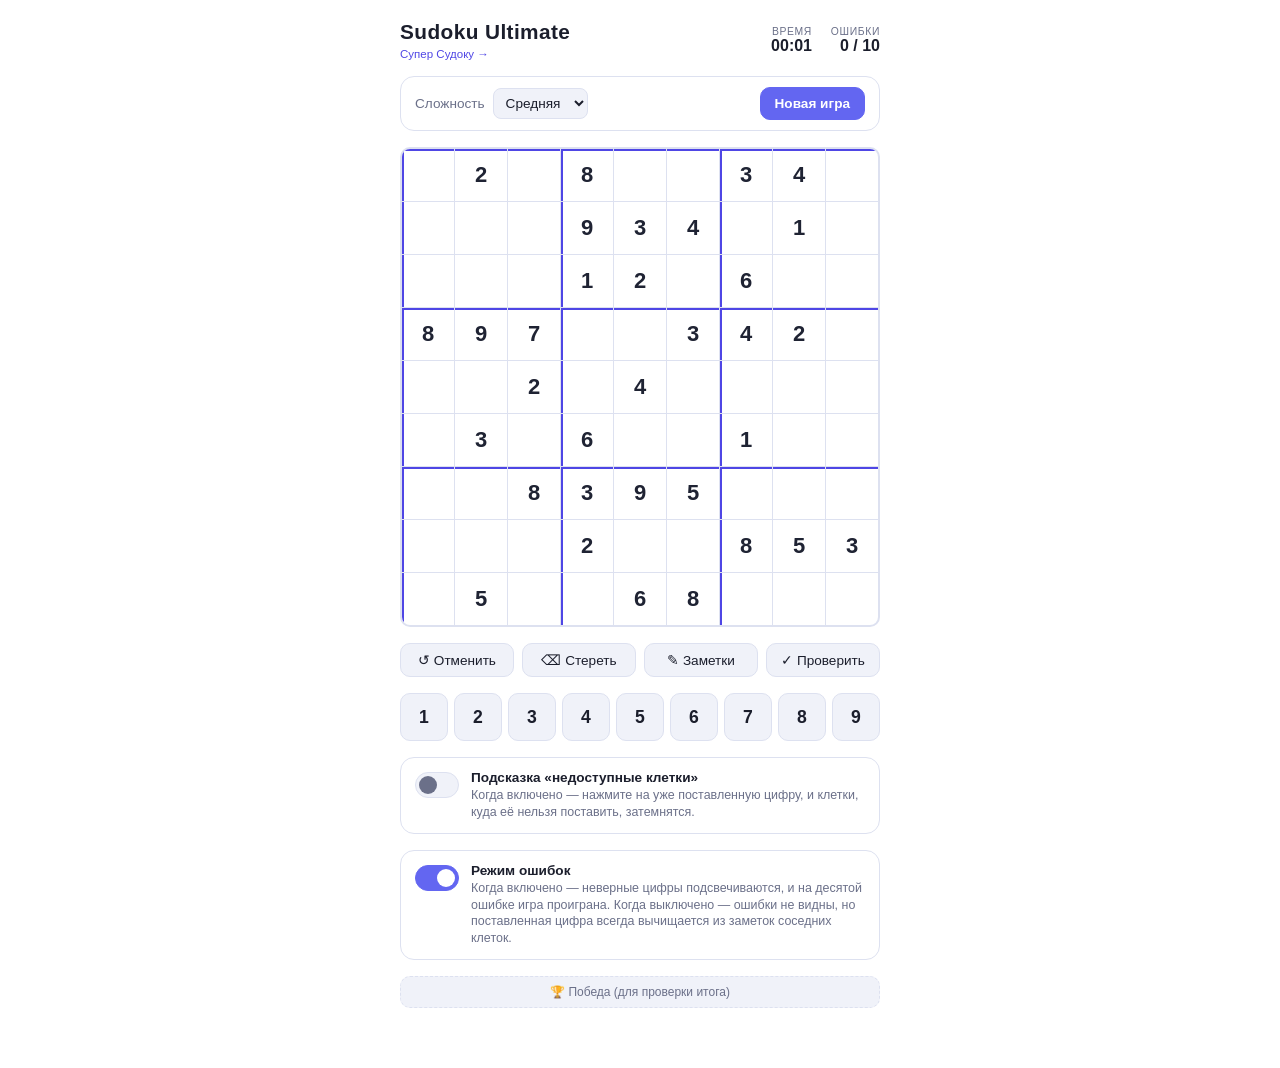
<file: index.html>
<!DOCTYPE html>
<html lang="ru">
<head>
<meta charset="UTF-8" />
<meta name="viewport" content="width=device-width, initial-scale=1.0, viewport-fit=cover" />
<title>Sudoku Ultimate</title>
<meta name="description" content="Классическая игра судоку с подсказками, заметками и таймером." />
<link rel="icon" href="data:image/svg+xml,<svg xmlns=%22http://www.w3.org/2000/svg%22 viewBox=%220 0 100 100%22><rect width=%22100%22 height=%22100%22 rx=%2218%22 fill=%22%236366f1%22/><text x=%2250%22 y=%2268%22 font-size=%2260%22 text-anchor=%22middle%22 fill=%22white%22 font-family=%22sans-serif%22>9</text></svg>" />
<link rel="stylesheet" href="css/style.css" />
</head>
<body>
<div class="app">
  <header class="topbar">
    <div class="title-row">
      <h1>Sudoku Ultimate</h1>
      <a class="nav-link" href="super.html">Супер Судоку →</a>
    </div>
    <div class="stats">
      <div class="stat">
        <span class="stat-label">Время</span>
        <span id="timer" class="stat-value">00:00</span>
      </div>
      <div class="stat" id="mistakes-stat">
        <span class="stat-label">Ошибки</span>
        <span id="mistakes" class="stat-value">0 / 10</span>
      </div>
    </div>
  </header>

  <div class="controls">
    <label class="field">
      <span>Сложность</span>
      <select id="difficulty">
        <option value="easy">Лёгкая</option>
        <option value="medium" selected>Средняя</option>
        <option value="hard">Сложная</option>
        <option value="expert">Эксперт</option>
      </select>
    </label>
    <button id="new-game" class="btn primary">Новая игра</button>
  </div>

  <main class="board" id="board" role="grid" aria-label="Игровое поле судоку"></main>

  <div class="toolbar">
    <button id="undo" class="btn" title="Отменить">↺ Отменить</button>
    <button id="erase" class="btn" title="Стереть">⌫ Стереть</button>
    <button id="notes-toggle" class="btn" title="Режим заметок">✎ Заметки</button>
    <button id="check" class="btn" title="Проверить судоку">✓ Проверить</button>
  </div>

  <div id="numpad" class="numpad"></div>

  <div class="hint-panel">
    <label class="switch">
      <input type="checkbox" id="hint-toggle" />
      <span class="slider"></span>
    </label>
    <div class="hint-text">
      <strong>Подсказка «недоступные клетки»</strong>
      <p>Когда включено — нажмите на уже поставленную цифру, и клетки, куда её нельзя поставить, затемнятся.</p>
    </div>
  </div>

  <div class="hint-panel">
    <label class="switch">
      <input type="checkbox" id="error-toggle" checked />
      <span class="slider"></span>
    </label>
    <div class="hint-text">
      <strong>Режим ошибок</strong>
      <p>Когда включено — неверные цифры подсвечиваются, и на десятой ошибке игра проиграна. Когда выключено — ошибки не видны, но поставленная цифра всегда вычищается из заметок соседних клеток.</p>
    </div>
  </div>

  <div class="debug-row">
    <button id="force-win" class="btn debug-btn" type="button">🏆 Победа (для проверки итога)</button>
  </div>
</div>

<div id="win-modal" class="modal">
  <canvas id="fireworks" class="fireworks"></canvas>
  <div class="modal-card">
    <h2>Поздравляем! 🎉</h2>
    <p>Судоку решено верно.</p>
    <p>Время: <span id="win-time"></span></p>
    <button id="play-again" class="btn primary">Играть ещё раз</button>
  </div>
</div>

<div id="lose-modal" class="modal">
  <div class="modal-card">
    <h2>Игра окончена</h2>
    <p>Набралось 10 ошибок.</p>
    <p>Время: <span id="lose-time"></span></p>
    <button id="try-again" class="btn primary">Новая игра</button>
  </div>
</div>

<script type="module" src="js/main.js"></script>
</body>
</html>
</file>
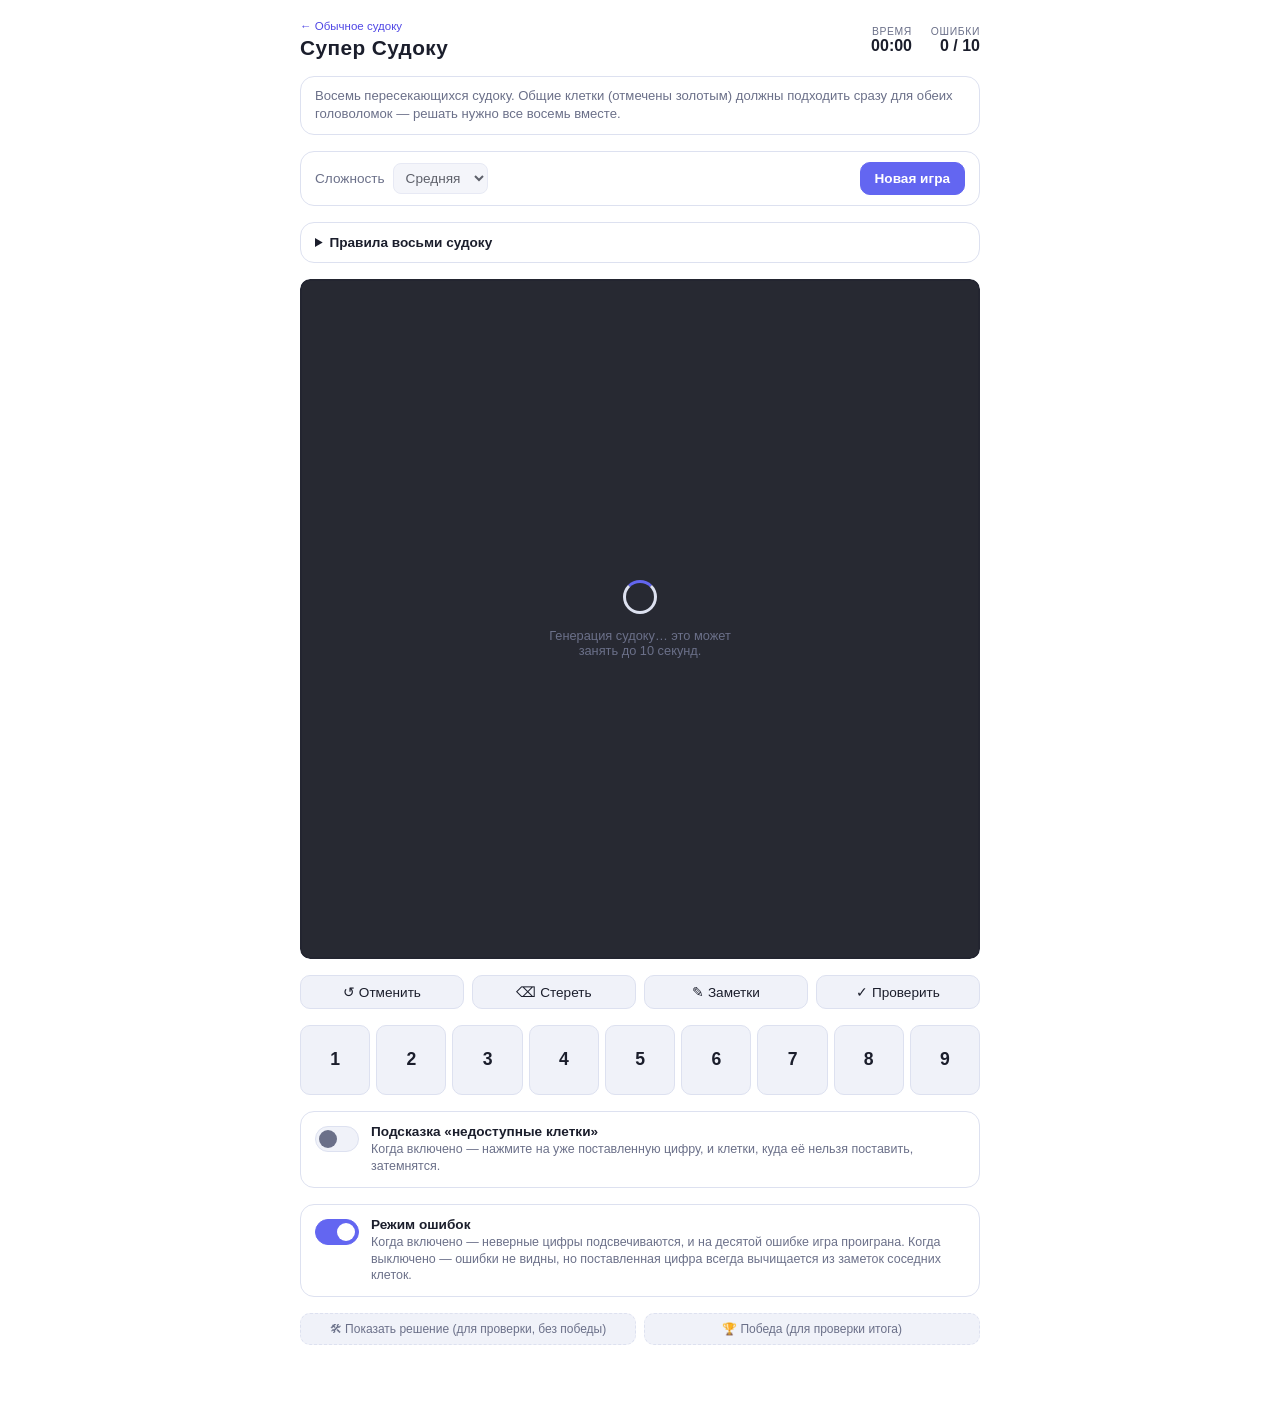
<file: super.html>
<!DOCTYPE html>
<html lang="ru">
<head>
<meta charset="UTF-8" />
<meta name="viewport" content="width=device-width, initial-scale=1.0, viewport-fit=cover" />
<title>Супер Судоку</title>
<meta name="description" content="Восемь пересекающихся судоку-вариантов в одной головоломке." />
<link rel="icon" href="data:image/svg+xml,<svg xmlns=%22http://www.w3.org/2000/svg%22 viewBox=%220 0 100 100%22><rect width=%22100%22 height=%22100%22 rx=%2218%22 fill=%22%236366f1%22/><text x=%2250%22 y=%2268%22 font-size=%2260%22 text-anchor=%22middle%22 fill=%22white%22 font-family=%22sans-serif%22>9</text></svg>" />
<link rel="stylesheet" href="css/style.css" />
<link rel="stylesheet" href="css/super.css" />
</head>
<body>
<div class="app super-app">
  <header class="topbar">
    <div class="title-row">
      <a class="nav-link" href="index.html">← Обычное судоку</a>
      <h1>Супер Судоку</h1>
    </div>
    <div class="stats">
      <div class="stat">
        <span class="stat-label">Время</span>
        <span id="timer" class="stat-value">00:00</span>
      </div>
      <div class="stat" id="mistakes-stat">
        <span class="stat-label">Ошибки</span>
        <span id="mistakes" class="stat-value">0 / 10</span>
      </div>
    </div>
  </header>

  <p class="super-intro">
    Восемь пересекающихся судоку. Общие клетки (отмечены золотым) должны подходить
    сразу для обеих головоломок — решать нужно все восемь вместе.
  </p>

  <div class="controls">
    <label class="field">
      <span>Сложность</span>
      <select id="difficulty">
        <option value="easy">Лёгкая</option>
        <option value="medium" selected>Средняя</option>
        <option value="hard">Сложная</option>
        <option value="expert">Эксперт</option>
      </select>
    </label>
    <button id="new-game" class="btn primary">Новая игра</button>
  </div>

  <details class="legend">
    <summary>Правила восьми судоку</summary>
    <ul id="legend-list"></ul>
  </details>

  <div class="board-wrap">
    <main class="super-board" id="board" role="grid" aria-label="Игровое поле супер судоку"></main>
    <div id="loading" class="loading-overlay">
      <div class="spinner"></div>
      <p id="loading-text">Генерация судоку…</p>
    </div>
  </div>

  <div class="toolbar">
    <button id="undo" class="btn" title="Отменить">↺ Отменить</button>
    <button id="erase" class="btn" title="Стереть">⌫ Стереть</button>
    <button id="notes-toggle" class="btn" title="Режим заметок">✎ Заметки</button>
    <button id="check" class="btn" title="Проверить судоку">✓ Проверить</button>
  </div>

  <div id="numpad" class="numpad"></div>

  <div class="hint-panel">
    <label class="switch">
      <input type="checkbox" id="hint-toggle" />
      <span class="slider"></span>
    </label>
    <div class="hint-text">
      <strong>Подсказка «недоступные клетки»</strong>
      <p>Когда включено — нажмите на уже поставленную цифру, и клетки, куда её нельзя поставить, затемнятся.</p>
    </div>
  </div>

  <div class="hint-panel">
    <label class="switch">
      <input type="checkbox" id="error-toggle" checked />
      <span class="slider"></span>
    </label>
    <div class="hint-text">
      <strong>Режим ошибок</strong>
      <p>Когда включено — неверные цифры подсвечиваются, и на десятой ошибке игра проиграна. Когда выключено — ошибки не видны, но поставленная цифра всегда вычищается из заметок соседних клеток.</p>
    </div>
  </div>

  <div class="debug-row">
    <button id="reveal-solution" class="btn debug-btn" type="button">🛠 Показать решение (для проверки, без победы)</button>
    <button id="force-win" class="btn debug-btn" type="button">🏆 Победа (для проверки итога)</button>
  </div>
</div>

<div id="win-modal" class="modal">
  <canvas id="fireworks" class="fireworks"></canvas>
  <div class="modal-card">
    <h2>Невероятно! 🎉</h2>
    <p>Все восемь судоку решены верно.</p>
    <p>Время: <span id="win-time"></span></p>
    <button id="play-again" class="btn primary">Играть ещё раз</button>
  </div>
</div>

<div id="lose-modal" class="modal">
  <div class="modal-card">
    <h2>Игра окончена</h2>
    <p>Набралось 10 ошибок.</p>
    <p>Время: <span id="lose-time"></span></p>
    <button id="try-again" class="btn primary">Новая игра</button>
  </div>
</div>

<script type="module" src="js/super-main.js"></script>
</body>
</html>
</file>
<file: css/style.css>
:root {
  --bg: #ffffff;
  --panel: #ffffff;
  --panel-2: #f0f2f9;
  --border: #dde1f0;
  --text: #1b1e2c;
  --text-dim: #6b7089;
  --accent: #6366f1;
  --accent-2: #4f46e5;
  --given: #1f2333;
  --error: #dc2626;
  --peer: #eef0fb;
  --selected: #c7d2fe;
  --same-value: #dde3fb;
  --lens-source: #d97706;
  --success: #16a34a;
  --radius: 14px;
}

* {
  box-sizing: border-box;
}

body {
  margin: 0;
  min-height: 100vh;
  background: var(--bg);
  color: var(--text);
  font-family: 'Segoe UI', Roboto, Helvetica, Arial, sans-serif;
  display: flex;
  justify-content: center;
  padding: 20px 12px 60px;
}

.app {
  width: 100%;
  max-width: 480px;
  display: flex;
  flex-direction: column;
  gap: 16px;
}

.topbar {
  display: flex;
  align-items: center;
  justify-content: space-between;
  gap: 12px;
}

.topbar h1 {
  font-size: 1.3rem;
  margin: 0;
  letter-spacing: 0.02em;
}

.title-row {
  display: flex;
  flex-direction: column;
  gap: 4px;
}

.nav-link {
  font-size: 0.72rem;
  color: var(--accent-2);
  text-decoration: none;
}

.nav-link:hover {
  text-decoration: underline;
}

.stats {
  display: flex;
  gap: 14px;
}

.stat {
  display: flex;
  flex-direction: column;
  align-items: flex-end;
  min-width: 54px;
}

/* display above would otherwise win over the hidden attribute. */
.stat[hidden] {
  display: none;
}

.stat-label {
  font-size: 0.65rem;
  color: var(--text-dim);
  text-transform: uppercase;
  letter-spacing: 0.06em;
}

.stat-value {
  font-variant-numeric: tabular-nums;
  font-weight: 600;
}

.controls {
  display: flex;
  align-items: center;
  justify-content: space-between;
  gap: 10px;
  background: var(--panel);
  border: 1px solid var(--border);
  border-radius: var(--radius);
  padding: 10px 14px;
}

.field {
  display: flex;
  align-items: center;
  gap: 8px;
  font-size: 0.85rem;
  color: var(--text-dim);
}

.field select {
  background: var(--panel-2);
  color: var(--text);
  border: 1px solid var(--border);
  border-radius: 8px;
  padding: 6px 8px;
  font-size: 0.85rem;
}

.btn {
  background: var(--panel-2);
  color: var(--text);
  border: 1px solid var(--border);
  border-radius: 10px;
  padding: 8px 14px;
  font-size: 0.85rem;
  cursor: pointer;
  transition: background 0.15s, transform 0.1s;
}

.btn:hover {
  background: #e4e7f6;
}

.btn:active {
  transform: scale(0.97);
}

.btn.primary {
  background: var(--accent);
  border-color: var(--accent);
  color: white;
  font-weight: 600;
}

.btn.primary:hover {
  background: var(--accent-2);
}

.btn.active {
  background: var(--accent);
  border-color: var(--accent);
  color: white;
}

.board {
  display: grid;
  grid-template-columns: repeat(9, 1fr);
  grid-template-rows: repeat(9, 1fr);
  aspect-ratio: 1 / 1;
  width: 100%;
  background: var(--border);
  border: 2px solid var(--border);
  border-radius: 10px;
  overflow: hidden;
  gap: 1px;
}

.cell {
  position: relative;
  background: var(--panel);
  border: none;
  color: var(--text);
  font-size: clamp(16px, 4.2vw, 22px);
  display: flex;
  align-items: center;
  justify-content: center;
  cursor: pointer;
  padding: 0;
  transition: background 0.12s;
}

.cell.box-left {
  box-shadow: inset 2px 0 0 var(--accent-2);
}
.cell.box-top {
  box-shadow: inset 0 2px 0 var(--accent-2);
}
.cell.box-left.box-top {
  box-shadow: inset 2px 0 0 var(--accent-2), inset 0 2px 0 var(--accent-2);
}

.cell.peer {
  background: var(--peer);
}

.cell.selected {
  background: var(--selected);
  outline: 3px solid var(--accent);
  outline-offset: -3px;
  z-index: 3;
}

.cell.same-value {
  background: var(--same-value);
}

.cell.given .value {
  color: var(--given);
  font-weight: 600;
}

.cell:not(.given) .value {
  color: var(--accent-2);
  font-weight: 600;
}

.cell.error .value {
  color: var(--error);
}

.cell.dimmed {
  filter: brightness(0.35) saturate(0.6);
}

.cell.lens-source {
  box-shadow: inset 0 0 0 2px var(--lens-source);
}

.notes {
  display: grid;
  grid-template-columns: repeat(3, 1fr);
  grid-template-rows: repeat(3, 1fr);
  width: 90%;
  height: 90%;
}

.notes span {
  font-size: clamp(8px, 1.7vw, 10px);
  color: var(--text-dim);
  display: flex;
  align-items: center;
  justify-content: center;
}

.toolbar {
  display: flex;
  gap: 8px;
}

.toolbar .btn {
  flex: 1;
}

/* Shared by both boards; the super board is not the only one with debug aids. */
.debug-row {
  display: flex;
  gap: 8px;
}

.debug-btn {
  flex: 1;
  border-style: dashed;
  color: var(--text-dim);
  font-size: 0.75rem;
}

/* "Check": what is still missing when the board looks finished but isn't. */
.cell.check-empty {
  outline: 2px solid var(--error);
  outline-offset: -2px;
  z-index: 4;
}


.numpad {
  display: grid;
  grid-template-columns: repeat(9, 1fr);
  gap: 6px;
}

.num-btn {
  aspect-ratio: 1 / 1;
  background: var(--panel-2);
  border: 1px solid var(--border);
  border-radius: 10px;
  color: var(--text);
  font-size: 1.1rem;
  font-weight: 600;
  cursor: pointer;
}

.num-btn:hover {
  background: #e4e7f6;
}

.num-btn.disabled {
  opacity: 0.3;
  pointer-events: none;
}

.hint-panel {
  display: flex;
  gap: 12px;
  align-items: flex-start;
  background: var(--panel);
  border: 1px solid var(--border);
  border-radius: var(--radius);
  padding: 12px 14px;
}

.hint-text strong {
  display: block;
  font-size: 0.85rem;
  margin-bottom: 2px;
}

.hint-text p {
  margin: 0;
  font-size: 0.78rem;
  color: var(--text-dim);
  line-height: 1.35;
}

.switch {
  position: relative;
  display: inline-block;
  width: 44px;
  height: 26px;
  flex-shrink: 0;
  margin-top: 2px;
}

.switch input {
  opacity: 0;
  width: 0;
  height: 0;
}

.slider {
  position: absolute;
  inset: 0;
  background: var(--panel-2);
  border: 1px solid var(--border);
  border-radius: 999px;
  cursor: pointer;
  transition: background 0.15s;
}

.slider::before {
  content: '';
  position: absolute;
  height: 18px;
  width: 18px;
  left: 3px;
  top: 3px;
  background: var(--text-dim);
  border-radius: 50%;
  transition: transform 0.15s, background 0.15s;
}

.switch input:checked + .slider {
  background: var(--accent);
  border-color: var(--accent);
}

.switch input:checked + .slider::before {
  transform: translateX(18px);
  background: white;
}

.modal {
  position: fixed;
  inset: 0;
  background: rgba(4, 5, 12, 0.7);
  display: none;
  align-items: center;
  justify-content: center;
  padding: 20px;
  z-index: 10;
}

.modal.open {
  display: flex;
}

/* Fills the modal so the burst plays over the backdrop; the card sits above it
   via its own z-index, keeping the text readable. */
.fireworks {
  position: absolute;
  inset: 0;
  width: 100%;
  height: 100%;
  pointer-events: none;
}

.modal-card {
  position: relative;
  z-index: 1;
  background: var(--panel);
  border: 1px solid var(--border);
  border-radius: var(--radius);
  padding: 24px;
  max-width: 340px;
  width: 100%;
  text-align: center;
}

.modal-card h2 {
  margin-top: 0;
}

.modal-card .btn {
  margin-top: 12px;
  width: 100%;
}

@media (max-width: 380px) {
  .topbar h1 {
    font-size: 1.1rem;
  }
}
</file>
<file: css/super.css>
.super-app {
  max-width: 680px;
}

.super-intro {
  margin: 0;
  font-size: 0.82rem;
  color: var(--text-dim);
  line-height: 1.4;
  background: var(--panel);
  border: 1px solid var(--border);
  border-radius: var(--radius);
  padding: 10px 14px;
}

.legend {
  background: var(--panel);
  border: 1px solid var(--border);
  border-radius: var(--radius);
  padding: 8px 14px;
}

.legend summary {
  cursor: pointer;
  font-size: 0.85rem;
  font-weight: 600;
  padding: 4px 0;
}

.legend ul {
  list-style: none;
  margin: 8px 0 4px;
  padding: 0;
  display: flex;
  flex-direction: column;
  gap: 8px;
}

.legend li {
  display: flex;
  gap: 8px;
  align-items: flex-start;
  font-size: 0.78rem;
  color: var(--text-dim);
  line-height: 1.35;
}

.legend-swatch {
  width: 14px;
  height: 14px;
  border-radius: 4px;
  margin-top: 2px;
  flex-shrink: 0;
  border: 1px solid var(--border);
}

.board-wrap {
  position: relative;
  width: 100%;
  overflow-x: auto;
  border-radius: 10px;
}

.super-board {
  display: grid;
  gap: 0;
  /* The SVG overlays use inset: 0, so they need this to resolve against the
     board's padding box. Without it they stretched over .board-wrap and spread
     the same column count across the 2px border too, drifting off the cells. */
  position: relative;
  background: white;
  border: 2px solid var(--border);
  border-radius: 10px;
  width: 100%;
  min-width: 620px;
  aspect-ratio: 1 / 1;
  overflow: hidden;
  isolation: isolate;
}

.scell {
  font-size: clamp(9px, 1.8vw, 13px);
  position: relative;
  aspect-ratio: 1 / 1;
  box-sizing: border-box;
  /* Comparison signs and bridge markers straddle the line between two cells, so
     clipping here cut every one of them in half. Cell borders, which this was
     added for, are drawn by the SVG overlay now. */
  overflow: visible;
  padding: 0;
  margin: 0;
}

.scell .notes span {
  font-size: clamp(5px, 1vw, 6.5px);
}

/* The shared .cell.dimmed rule (style.css) uses a filter, which would darken
   a cell's own color instead of layering a translucent gray on top of it as
   the hint overlay is drawn here (see render()'s backgroundImage). */
.scell.dimmed {
  filter: none;
}

/* LAYER_Z.content in super-main.js: everything a cell shows sits above the
   lines, diagonals and region patches drawn over the cell fills. */
.scell .value,
.scell .notes,
.cage-badge {
  position: relative;
  z-index: 6;
}

.cage-badge {
  position: absolute;
  top: 1px;
  left: 1px;
  /* Two-digit sums share a ~20px cell with the centred digit, which paints over
     them, so they stay small and tucked into the corner. */
  font-size: clamp(5px, 0.95vw, 7px);
  font-weight: 500;
  color: #6b7280;
  line-height: 1;
  letter-spacing: -0.03em;
  pointer-events: none;
}

/* Above every overlay, so the check outline is not cut by a grid line. */
.scell.check-empty {
  z-index: 7;
}

.edge-marker {
  position: absolute;
  pointer-events: none;
  /* LAYER_Z.marker in super-main.js: above the thick borders. */
  z-index: 4;
}

.edge-marker.bridge {
  background: #f472b6;
  border-radius: 2px;
}

.marker-right.bridge {
  right: -2px;
  top: 30%;
  width: 4px;
  height: 40%;
}

.marker-bottom.bridge {
  bottom: -2px;
  left: 30%;
  height: 4px;
  width: 40%;
}

.edge-marker.sign {
  color: #4b5563;
  font-weight: 700;
  font-size: clamp(7px, 1.6vw, 11px);
  line-height: 1;
  /* Square box centred on the glyph, so rotating the bottom marker doesn't
     shift it off the edge it marks. */
  display: flex;
  align-items: center;
  justify-content: center;
  width: 1.2em;
  height: 1.2em;
}

.marker-right.sign {
  right: 0;
  top: 50%;
  transform: translate(50%, -50%);
}

.marker-bottom.sign {
  bottom: 0;
  left: 50%;
  transform: translate(-50%, 50%) rotate(90deg);
}

.loading-overlay {
  position: absolute;
  inset: 0;
  display: none;
  flex-direction: column;
  align-items: center;
  justify-content: center;
  gap: 14px;
  background: rgba(10, 12, 22, 0.88);
  border-radius: 10px;
  z-index: 5;
  text-align: center;
  padding: 20px;
}

.loading-overlay.open {
  display: flex;
}

.spinner {
  width: 34px;
  height: 34px;
  border-radius: 50%;
  border: 3px solid var(--border);
  border-top-color: var(--accent);
  animation: spin 0.8s linear infinite;
}

@keyframes spin {
  to {
    transform: rotate(360deg);
  }
}

.loading-overlay p {
  margin: 0;
  font-size: 0.8rem;
  color: var(--text-dim);
  max-width: 220px;
}

@media (max-width: 420px) {
  .title-row h1 {
    font-size: 1.05rem;
  }
}
</file>
